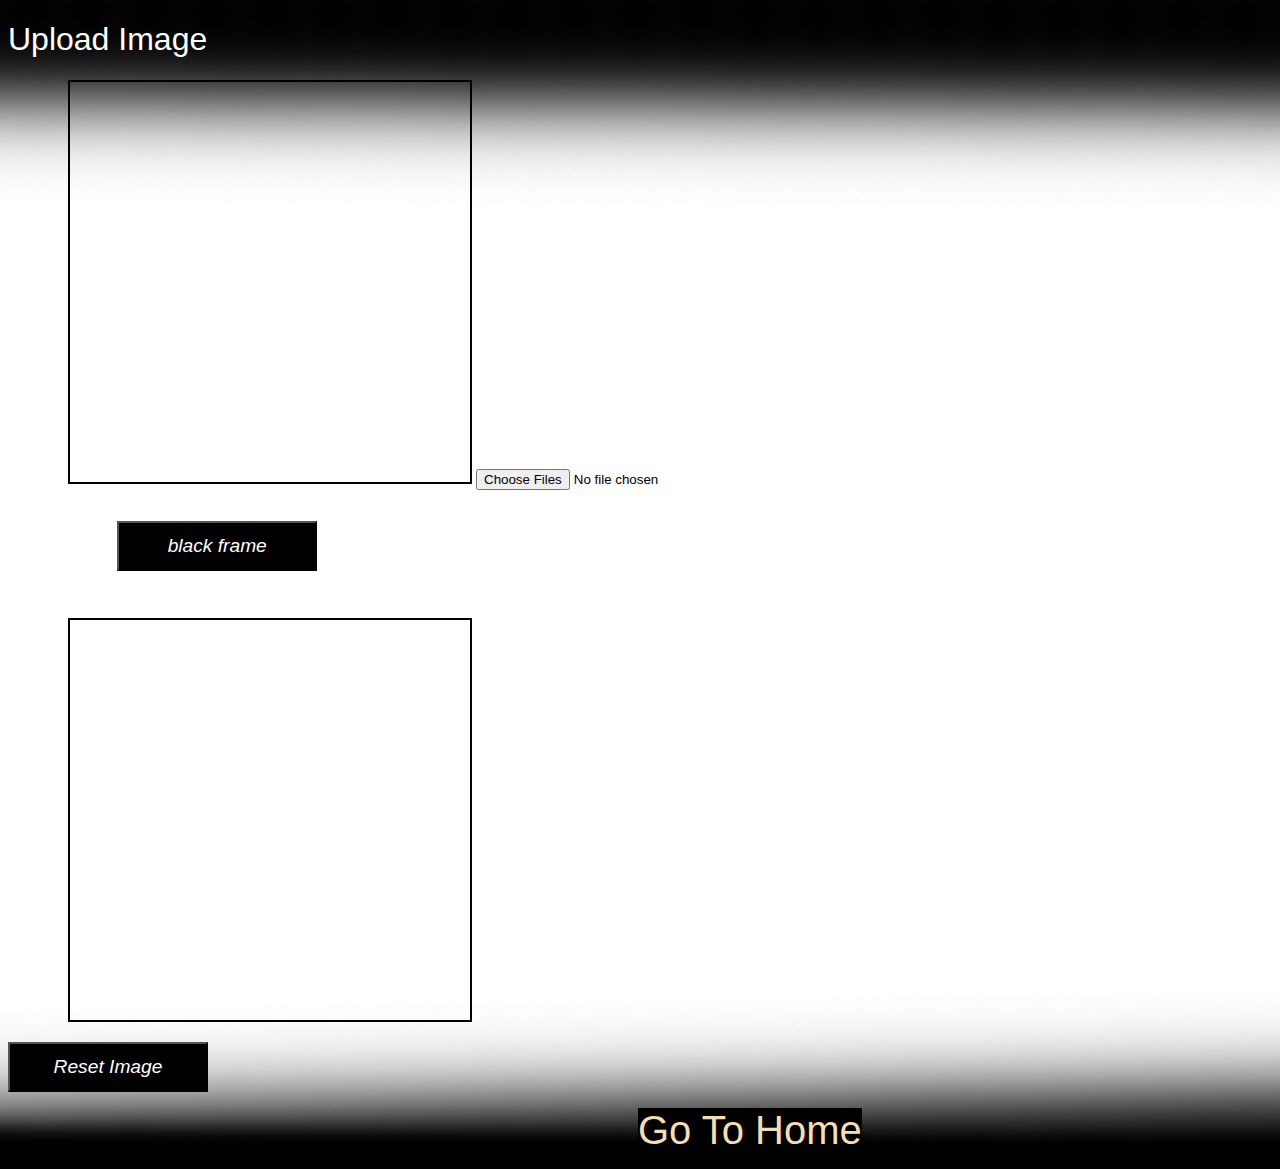
<file: blackFrame.html>
<!DOCTYPE html>
<html lang="en">
<head>
    <meta charset="UTF-8">
    <meta name="viewport" content="width=device-width, initial-scale=1.0">
    <title>BlackFrame Filter</title>
    <link rel="stylesheet" href="css/blackFrame.css">
    <script src="js/blackFrame.js"></script>
    <script src="https://www.dukelearntoprogram.com/course1/common/js/image/SimpleImage.js" >
    </script>
</head>
<body>
<h1> Upload Image</h1>
<canvas id ="d1" class= "c1"></canvas>
<input type = "file" multiple="false" accept="image/*"  id="f" onchange= "upload()"><br>
<br> <pre>              <input type = "button" value = "black frame" onclick = "bframe()"  class="i"></pre><br>
<p ><canvas id = "can" class = "c1"></canvas></p>
<input type = "button" value = "Reset Image" onclick = "reset()" class="i">
<p><a href="index.html">Go To Home </a></p>

</body>
</html>
</file>
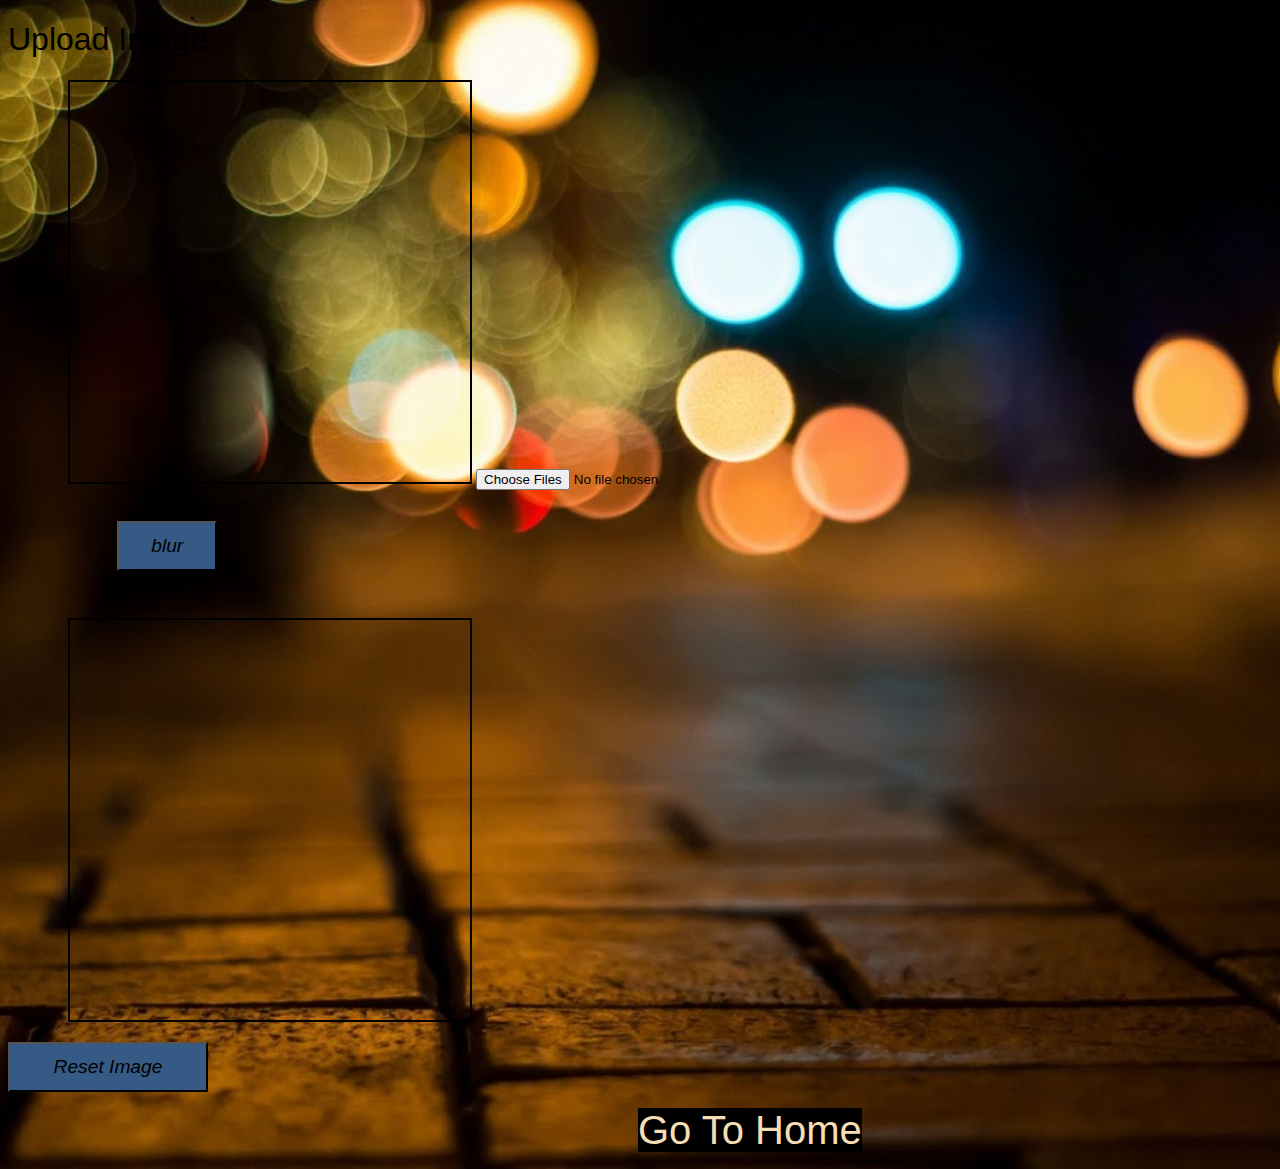
<file: blur.html>
<!DOCTYPE html>
<html lang="en">
<head>
    <meta charset="UTF-8">
    <meta name="viewport" content="width=device-width, initial-scale=1.0">
    <title>Blur Filter</title>
    <link rel="stylesheet" href="css/blur.css">
    <script src="js/blur.js"></script>
    <script src="https://www.dukelearntoprogram.com/course1/common/js/image/SimpleImage.js" >
    </script>
</head>
<body>
<h1> Upload Image</h1>
<canvas id ="d1" class= "c1"></canvas>
<input type = "file" multiple="false" accept="image/*"  id="f" onchange= "upload()"><br>
<br> <pre>              <input type = "button" value = "blur" onclick = "makeBlur()"  class="i"></pre><br>
<p ><canvas id = "can" class = "c1"></canvas></p>
<input type = "button" value = "Reset Image" onclick = "reset()" class="i" style="width: 200px;">
<p><a href="index.html">Go To Home </a></p>
</body>
</html>
</file>
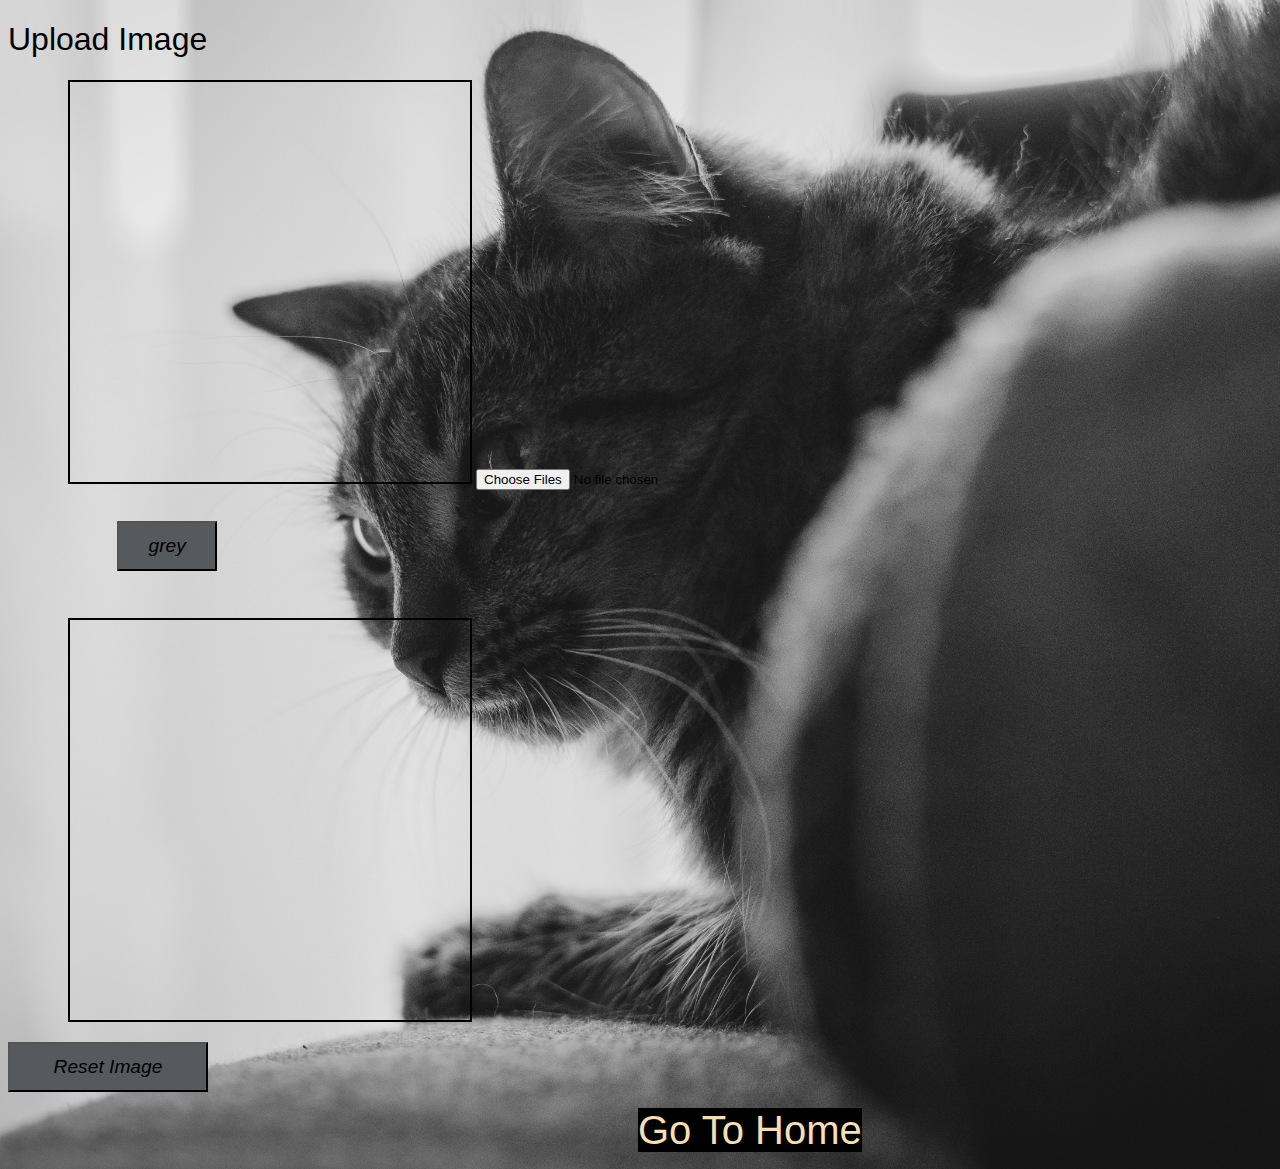
<file: grayscale.html>
<!DOCTYPE html>
<html lang="en">
<head>
    <meta charset="UTF-8">
    <meta name="viewport" content="width=device-width, initial-scale=1.0">
    <title>GrayScale Filter</title>
    <link rel="stylesheet" href="css/grayscale.css">
    <script src="js/grayscale.js"></script>
    <script src="https://www.dukelearntoprogram.com/course1/common/js/image/SimpleImage.js" >
    </script>
</head>
<body>
<h1> Upload Image</h1>
<canvas id ="d1" class= "c1"></canvas>
<input type = "file" multiple="false" accept="image/*"  id="f" onchange= "upload()"><br>
<br> <pre>              <input type = "button" value="grey" id="g1" onclick="greyScale()"  class="i"></pre><br>
<p ><canvas id = "can" class = "c1"></canvas></p>
<input type = "button" value = "Reset Image" onclick = "reset()" class="i" style="width: 200px"
>
<p><a href="index.html">Go To Home  </a></p>
</body>
</html>
</file>
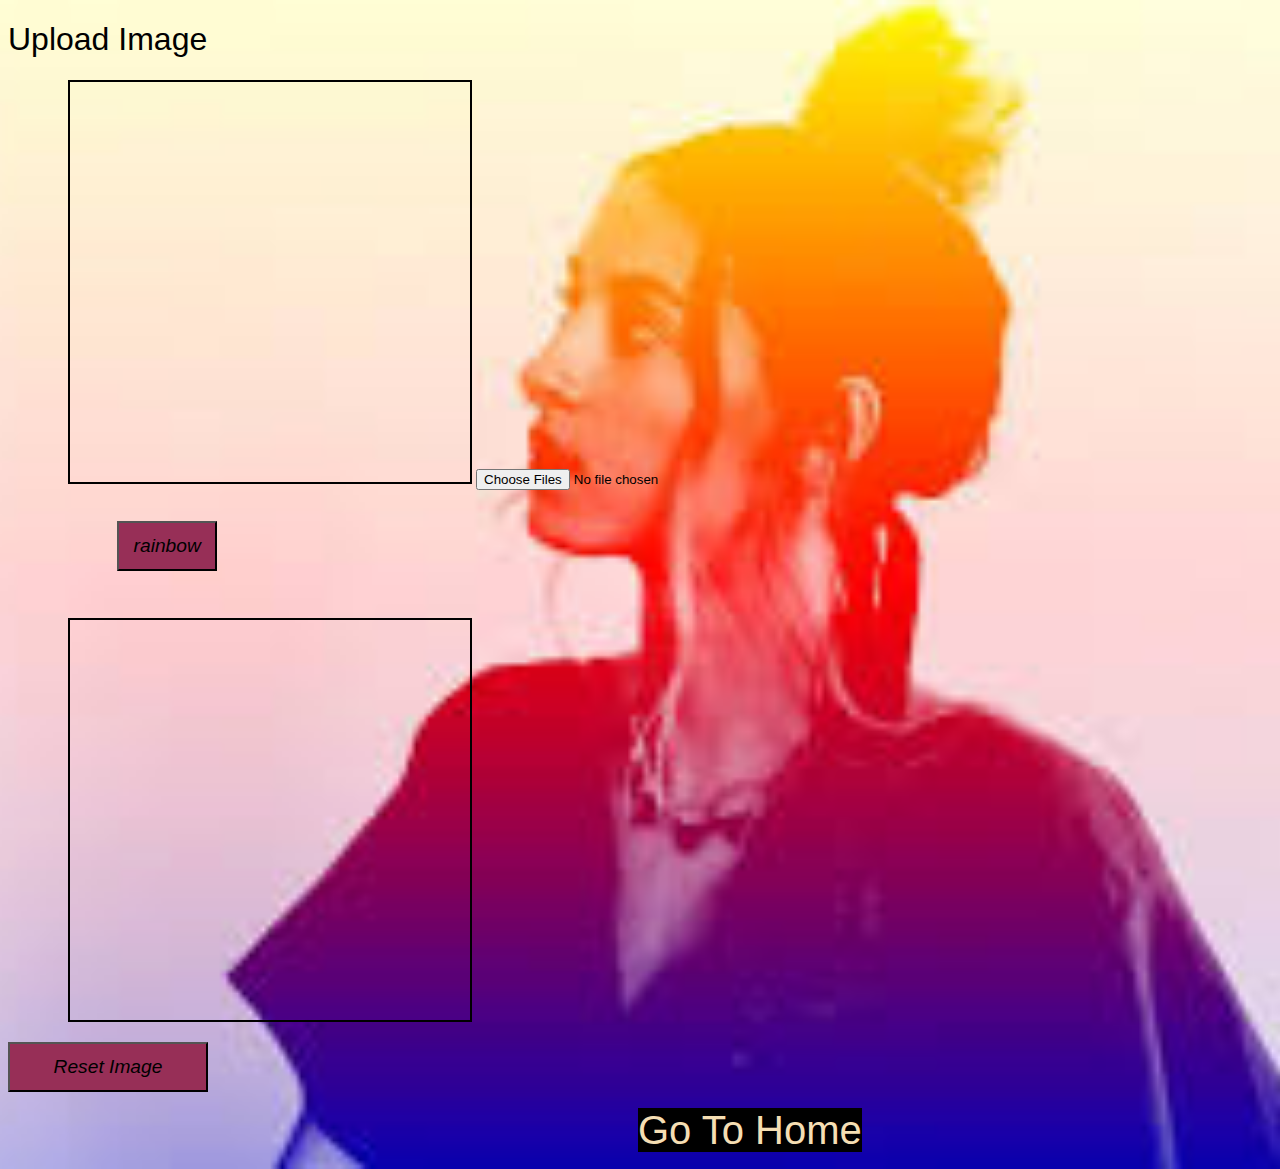
<file: rainbow.html>
<!DOCTYPE html>
<html lang="en">
<head>
    <meta charset="UTF-8">
    <meta name="viewport" content="width=device-width, initial-scale=1.0">
    <title>Rainbow Filter</title>
    <link rel="stylesheet" href="css/rainbow.css">
    <script src="js/rainbow.js"></script>
    <script src="https://www.dukelearntoprogram.com/course1/common/js/image/SimpleImage.js" >
    </script>
</head>
<body>
<h1> Upload Image</h1>
<canvas id ="d1" class= "c1"></canvas>
<input type = "file" multiple="false" accept="image/*"  id="f" onchange= "upload()"><br>
<br> <pre>              <input type = "button" value = "rainbow" onclick = "makeRainbow()"  class="i"></pre><br>
<p ><canvas id = "can" class = "c1"></canvas></p>
<input type = "button" value = "Reset Image" onclick = "reset()" class="i" style="width: 200px">
<p><a href="index.html">Go To Home </a></p>
</body>
</html>
</file>
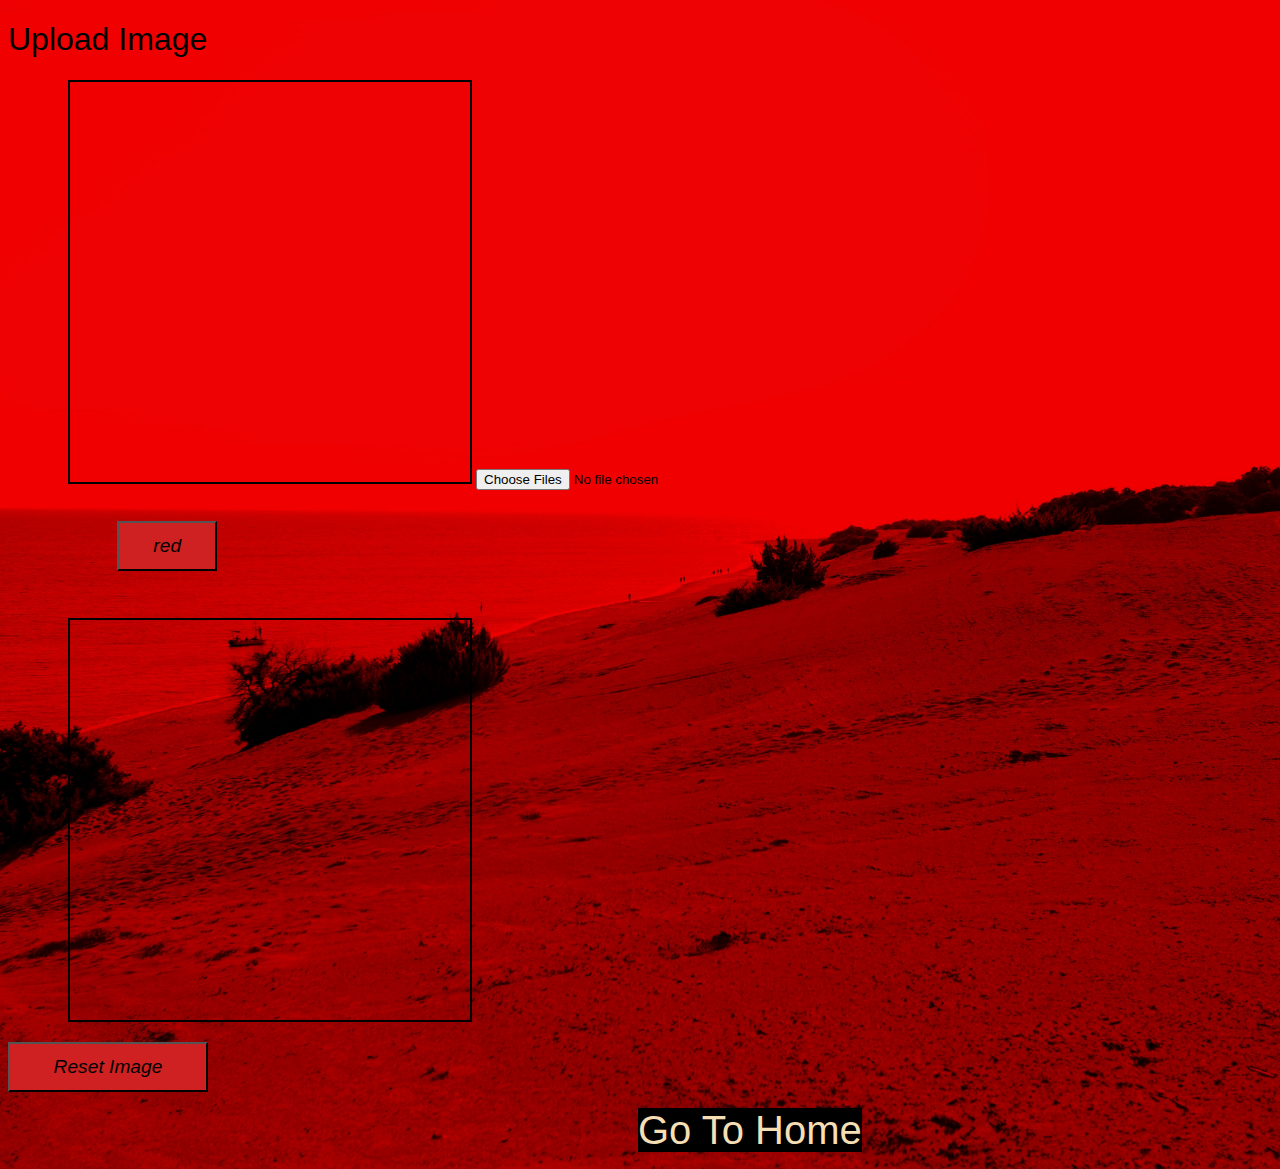
<file: red.html>
<!DOCTYPE html>
<html lang="en">
<head>
    <meta charset="UTF-8">
    <meta name="viewport" content="width=device-width, initial-scale=1.0">
    <title>Red Filter</title>
    <link rel="stylesheet" href="css/red.css">
    <script src="js/red.js"></script>
    <script src="https://www.dukelearntoprogram.com/course1/common/js/image/SimpleImage.js" >
    </script>
</head>
<body>
<h1> Upload Image</h1>
<canvas id ="d1" class= "c1"></canvas>
<input type = "file" multiple="false" accept="image/*"  id="f" onchange= "upload()"><br>
<br> <pre>              <input type = "button" value = "red" onclick = "makeRed()"  class="i"></pre><br>
<p ><canvas id = "can" class = "c1"></canvas></p>
<input type = "button" value = "Reset Image" onclick = "reset()" class="i" style="width: 200px">
<p><a href="index.html">Go To Home </a></p>
</body>
</html>
</file>
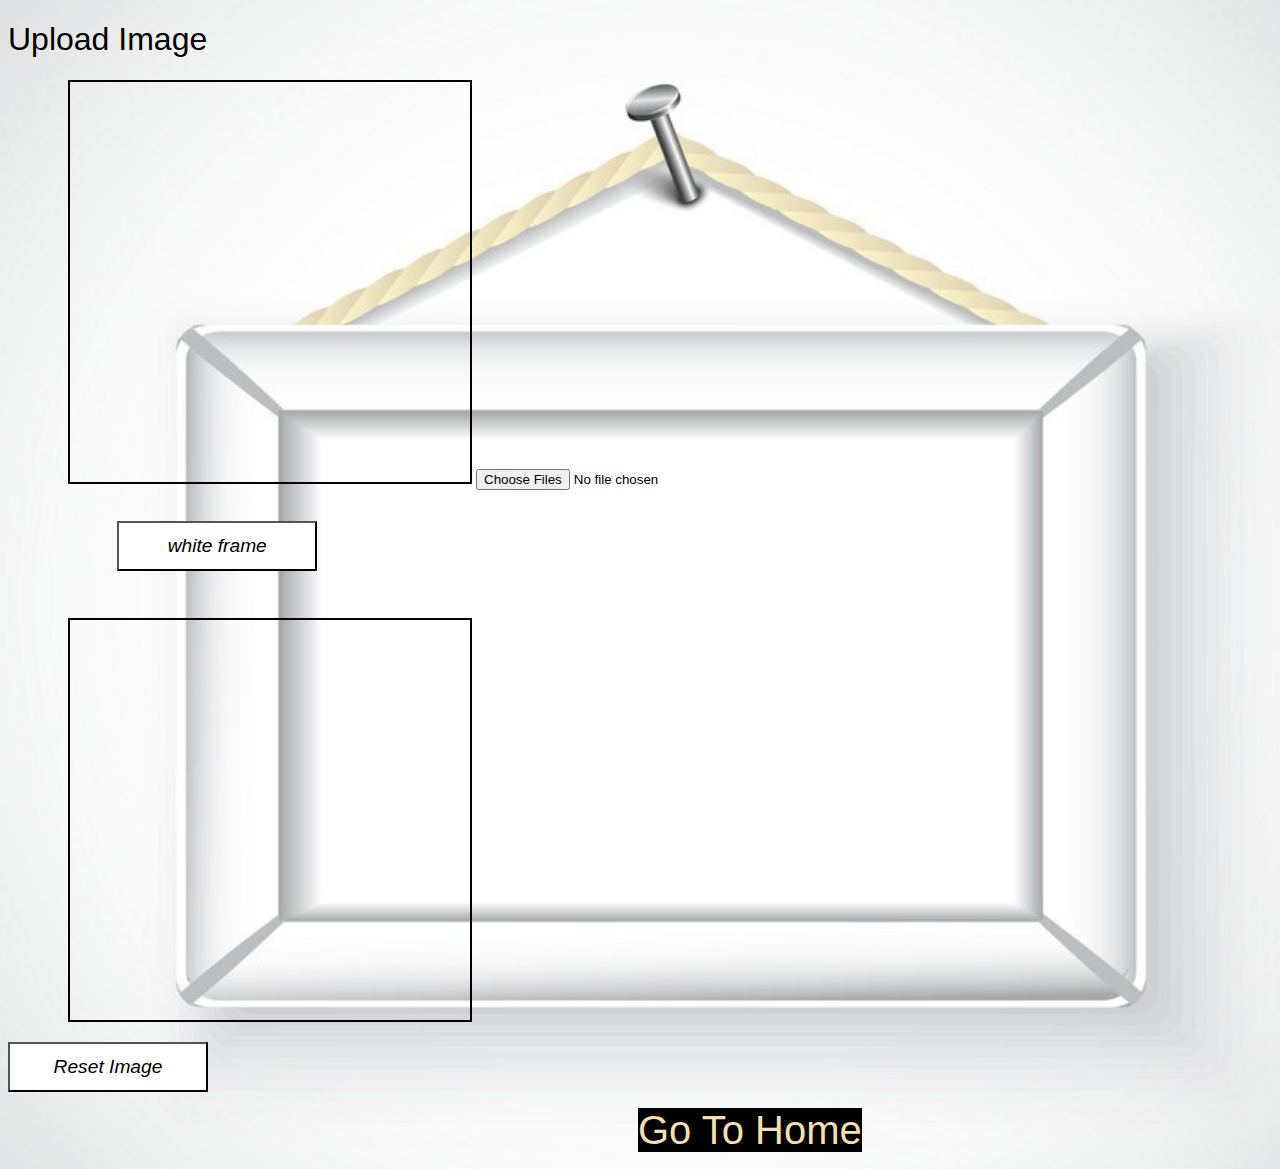
<file: whiteFrame.html>
<!DOCTYPE html>
<html lang="en">
<head>
    <meta charset="UTF-8">
    <meta name="viewport" content="width=device-width, initial-scale=1.0">
    <title>WhiteFrame Filter</title>
    <link rel="stylesheet" href="css/whiteFrame.css">
    <script src="js/whiteFrame.js"></script>
    <script src="https://www.dukelearntoprogram.com/course1/common/js/image/SimpleImage.js" >
    </script>
</head>
<body>
<h1> Upload Image</h1>
<canvas id ="d1" class= "c1"></canvas>
<input type = "file" multiple="false" accept="image/*"  id="f" onchange= "upload()"><br>
<br> <pre>              <input type = "button" value = "white frame" onclick = "wframe()"  class="i"></pre><br>
<p ><canvas id = "can" class = "c1"></canvas></p>
<input type = "button" value = "Reset Image" onclick = "reset()" class="i">
<p><a href="index.html">Go To Home </a></p>
</body>
</html>
</file>
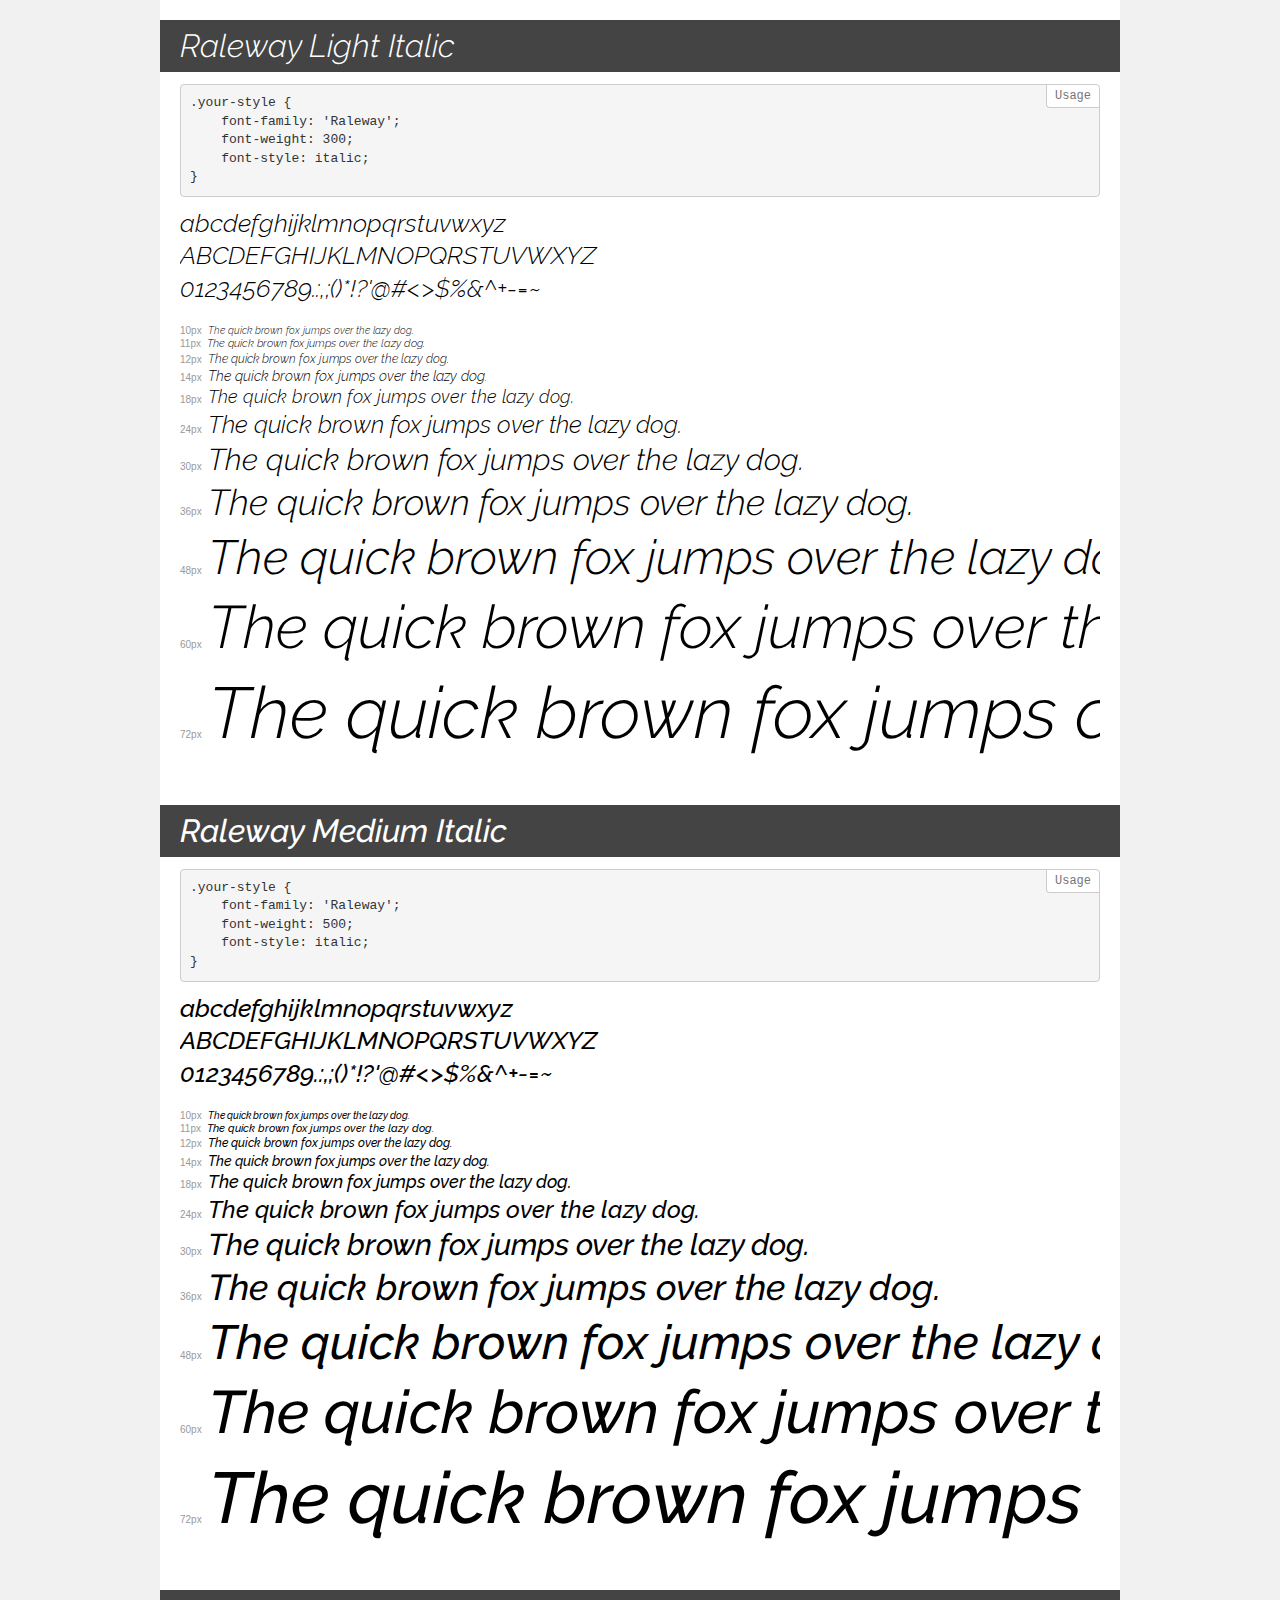
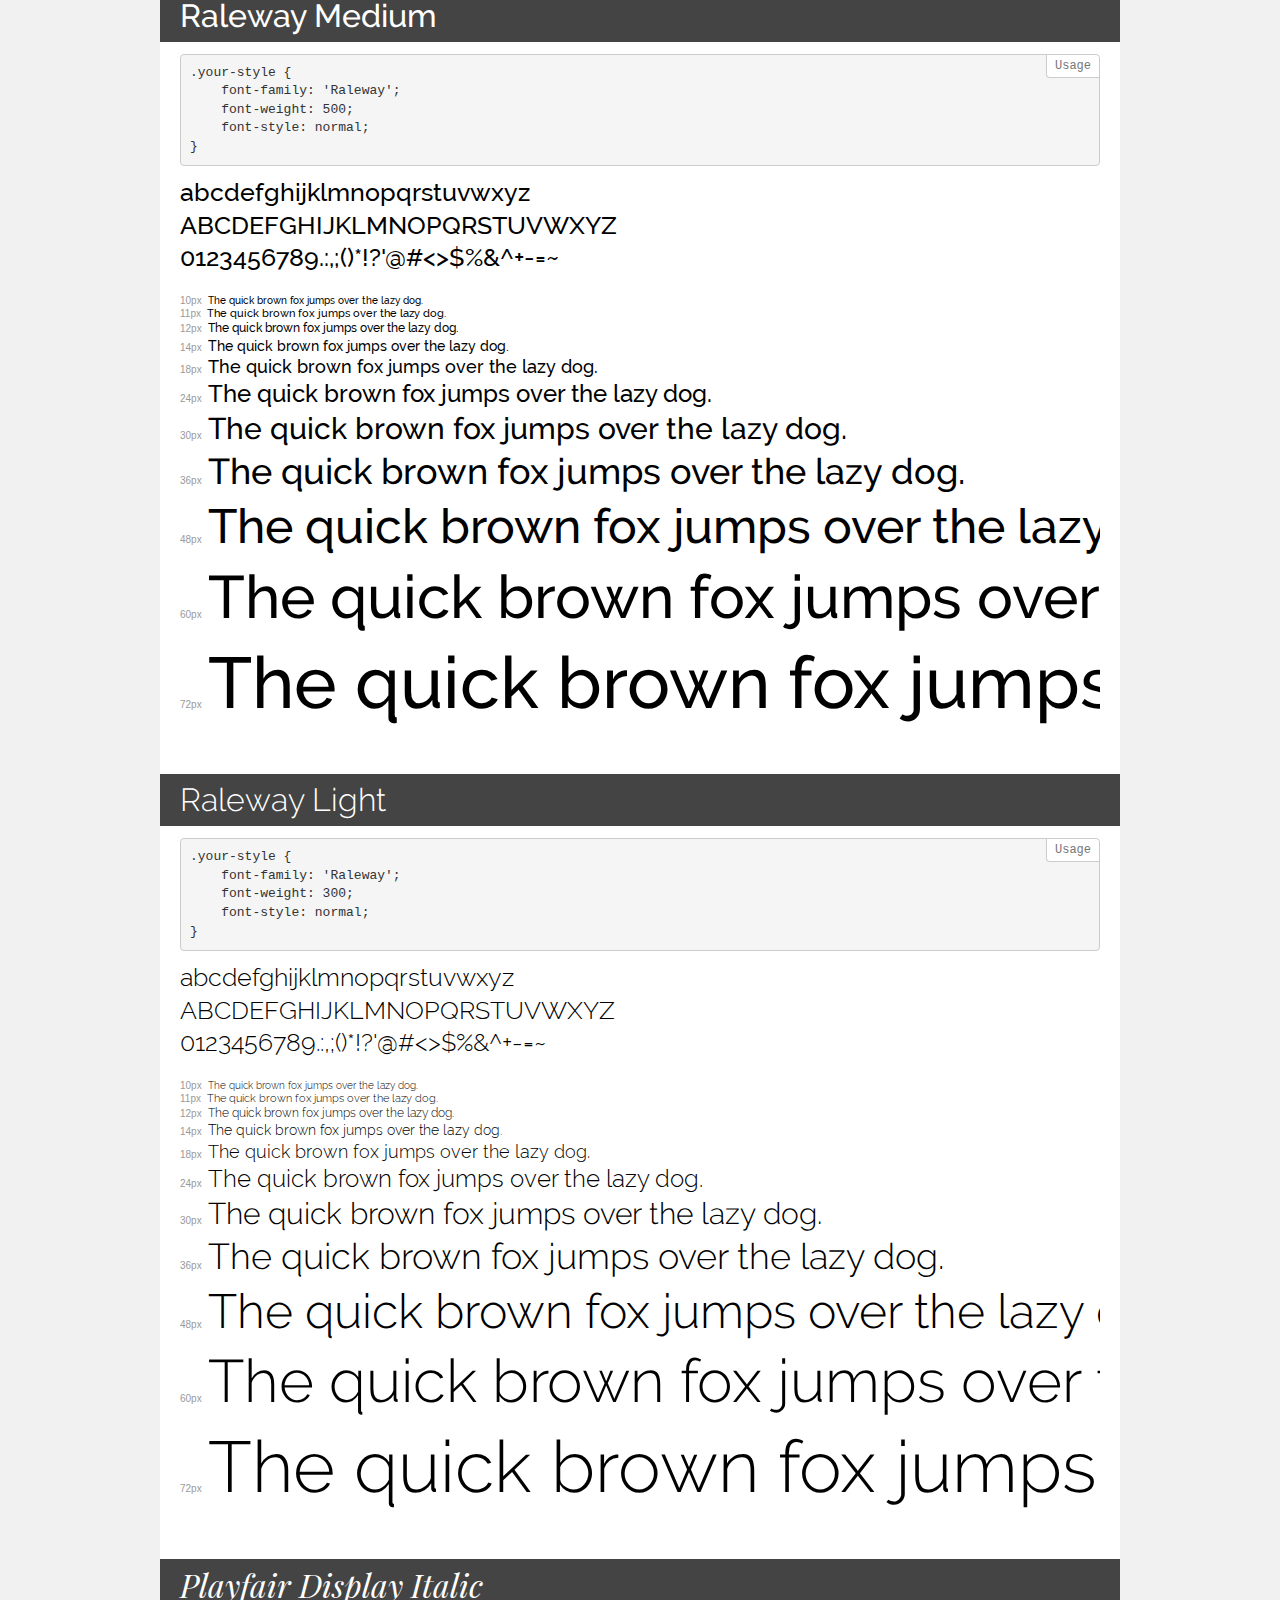
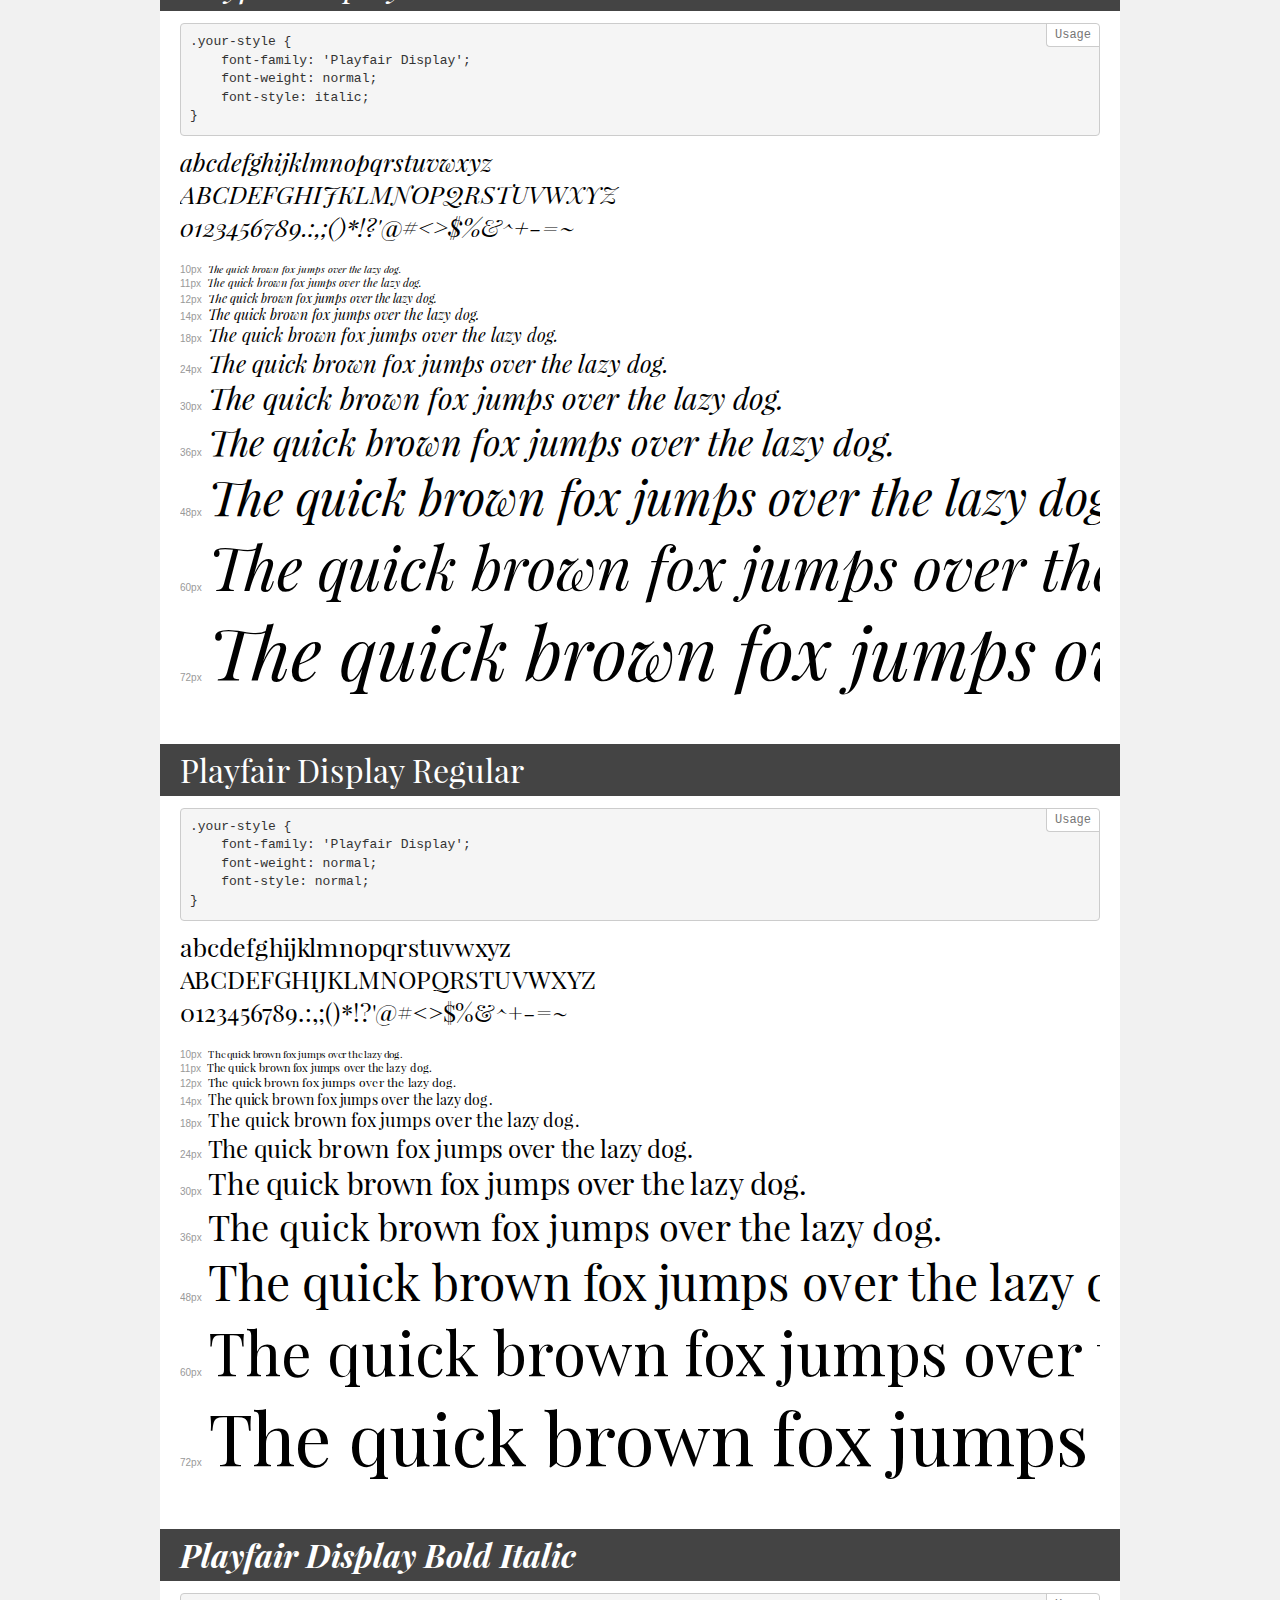
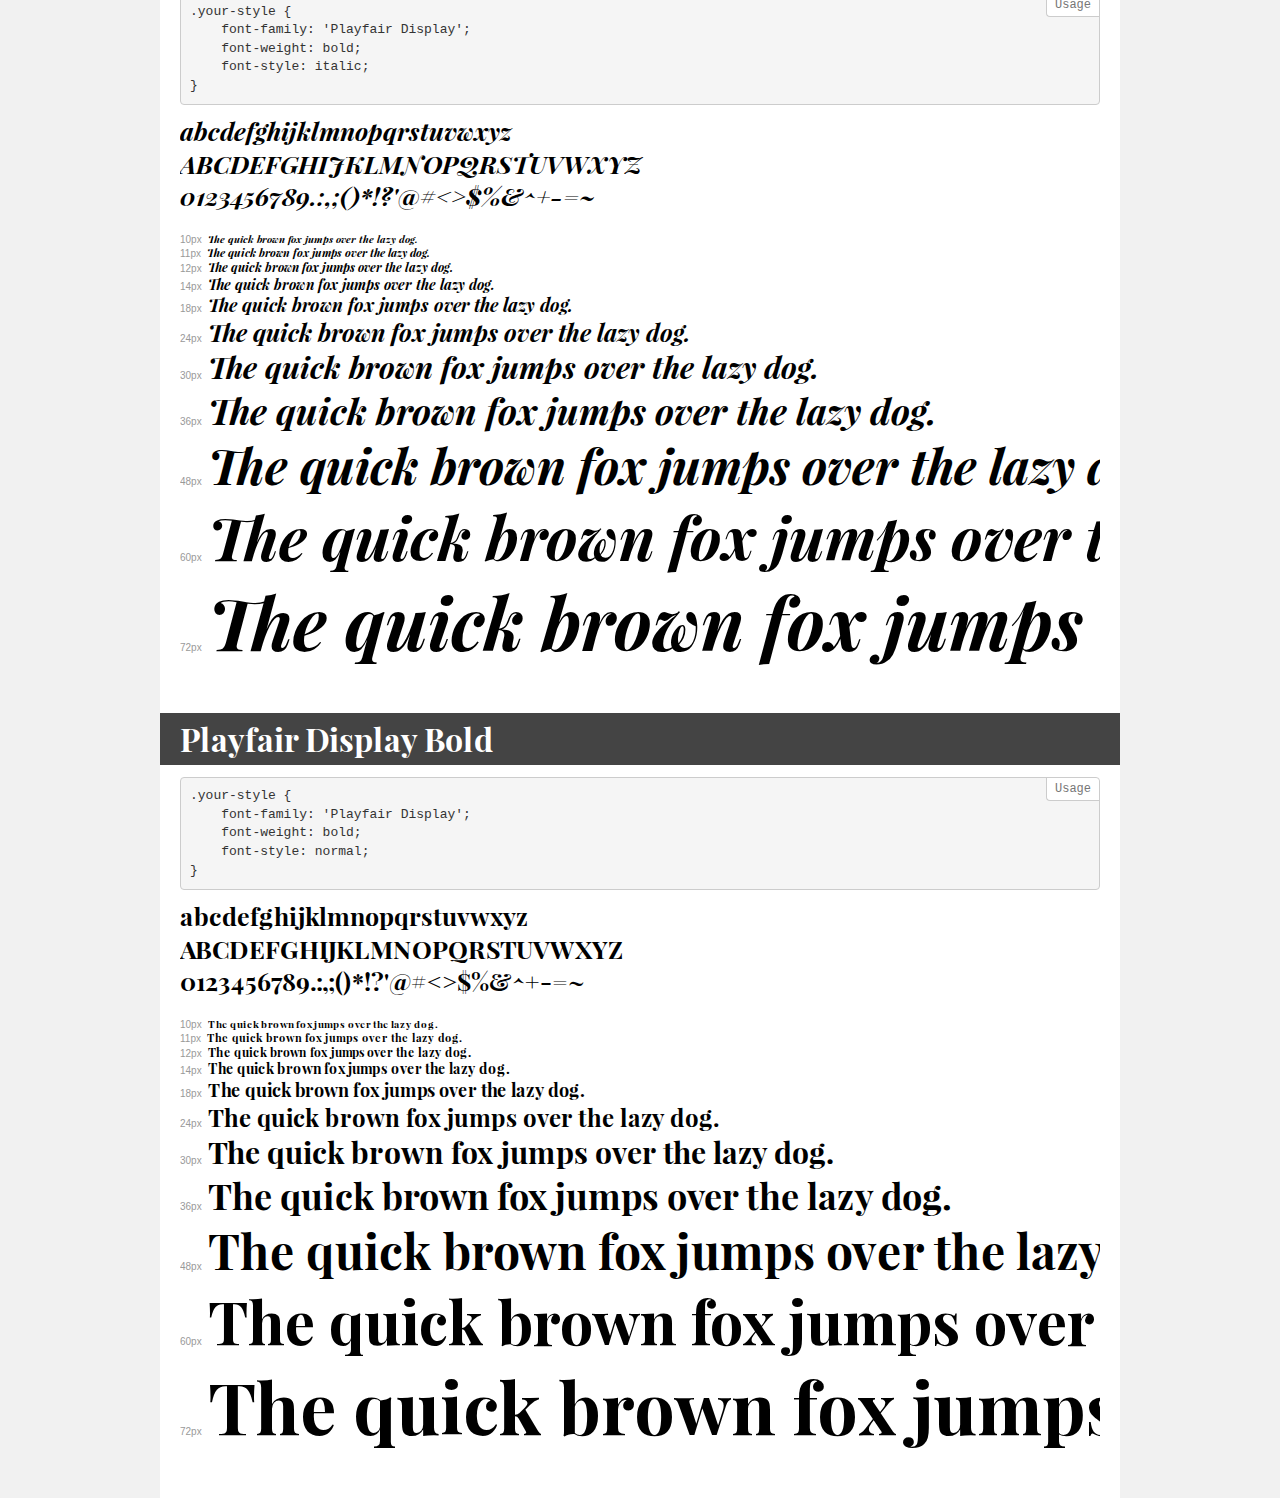
<file: fonts/demo.html>
<!DOCTYPE html>
<html>
<head>
    <meta charset="utf-8">
    <meta http-equiv="X-UA-Compatible" content="IE=edge">
    <meta name="viewport" content="width=device-width, initial-scale=1">
    <meta name="robots" content="noindex, noarchive">
    <meta name="format-detection" content="telephone=no">
    <title>Transfonter demo</title>
    <link href="stylesheet.css" rel="stylesheet">
    <style>
        /*
        http://meyerweb.com/eric/tools/css/reset/
        v2.0 | 20110126
        License: none (public domain)
        */
        html, body, div, span, applet, object, iframe,
        h1, h2, h3, h4, h5, h6, p, blockquote, pre,
        a, abbr, acronym, address, big, cite, code,
        del, dfn, em, img, ins, kbd, q, s, samp,
        small, strike, strong, sub, sup, tt, var,
        b, u, i, center,
        dl, dt, dd, ol, ul, li,
        fieldset, form, label, legend,
        table, caption, tbody, tfoot, thead, tr, th, td,
        article, aside, canvas, details, embed,
        figure, figcaption, footer, header, hgroup,
        menu, nav, output, ruby, section, summary,
        time, mark, audio, video {
            margin: 0;
            padding: 0;
            border: 0;
            font-size: 100%;
            font: inherit;
            vertical-align: baseline;
        }
        /* HTML5 display-role reset for older browsers */
        article, aside, details, figcaption, figure,
        footer, header, hgroup, menu, nav, section {
            display: block;
        }
        body {
            line-height: 1;
        }
        ol, ul {
            list-style: none;
        }
        blockquote, q {
            quotes: none;
        }
        blockquote:before, blockquote:after,
        q:before, q:after {
            content: '';
            content: none;
        }
        table {
            border-collapse: collapse;
            border-spacing: 0;
        }
        /* common styles */
        body {
            background: #f1f1f1;
            color: #000;
        }
        .page {
            background: #fff;
            width: 920px;
            margin: 0 auto;
            padding: 20px 20px 0 20px;
            overflow: hidden;
        }
        .font-container {
            overflow-x: auto;
            overflow-y: hidden;
            margin-bottom: 40px;
            line-height: 1.3;
            white-space: nowrap;
            padding-bottom: 5px;
        }
        h1 {
            position: relative;
            background: #444;
            font-size: 32px;
            color: #fff;
            padding: 10px 20px;
            margin: 0 -20px 12px -20px;
        }
        .letters {
            font-size: 25px;
            margin-bottom: 20px;
        }
        .s10:before {
            content: '10px';
        }
        .s11:before {
            content: '11px';
        }
        .s12:before {
            content: '12px';
        }
        .s14:before {
            content: '14px';
        }
        .s18:before {
            content: '18px';
        }
        .s24:before {
            content: '24px';
        }
        .s30:before {
            content: '30px';
        }
        .s36:before {
            content: '36px';
        }
        .s48:before {
            content: '48px';
        }
        .s60:before {
            content: '60px';
        }
        .s72:before {
            content: '72px';
        }
        .s10:before, .s11:before, .s12:before, .s14:before,
        .s18:before, .s24:before, .s30:before, .s36:before,
        .s48:before, .s60:before, .s72:before {
            font-family: Arial, sans-serif;
            font-size: 10px;
            font-weight: normal;
            font-style: normal;
            color: #999;
            padding-right: 6px;
        }
        pre {
            display: block;
            position: relative;
            padding: 9px;
            margin: 0 0 10px;
            font-family: Monaco, Menlo, Consolas, "Courier New", monospace !important;
            font-size: 13px;
            line-height: 1.428571429;
            color: #333;
            font-weight: normal !important;
            font-style: normal !important;
            background-color: #f5f5f5;
            border: 1px solid #ccc;
            overflow-x: auto;
            border-radius: 4px;
        }
        pre:after {
            display: block;
            position: absolute;
            right: 0;
            top: 0;
            content: 'Usage';
            line-height: 1;
            padding: 5px 8px;
            font-size: 12px;
            color: #767676;
            background-color: #fff;
            border: 1px solid #ccc;
            border-right: none;
            border-top: none;
            border-radius: 0 4px 0 4px;
            z-index: 10;
        }
        /* responsive */
        @media (max-width: 959px) {
            .page {
                width: auto;
                margin: 0;
            }
        }
    </style>
</head>
<body>
<div class="page">
    <div class="demo" style="font-family: 'Raleway'; font-weight: 300; font-style: italic;">
        <h1>Raleway Light Italic</h1>
        <pre>.your-style {
    font-family: 'Raleway';
    font-weight: 300;
    font-style: italic;
}</pre>
        <div class="font-container">
            <p class="letters">
                abcdefghijklmnopqrstuvwxyz<br>
ABCDEFGHIJKLMNOPQRSTUVWXYZ<br>
                0123456789.:,;()*!?'@#<>$%&^+-=~
            </p>
            <p class="s10" style="font-size: 10px;">The quick brown fox jumps over the lazy dog.</p>
            <p class="s11" style="font-size: 11px;">The quick brown fox jumps over the lazy dog.</p>
            <p class="s12" style="font-size: 12px;">The quick brown fox jumps over the lazy dog.</p>
            <p class="s14" style="font-size: 14px;">The quick brown fox jumps over the lazy dog.</p>
            <p class="s18" style="font-size: 18px;">The quick brown fox jumps over the lazy dog.</p>
            <p class="s24" style="font-size: 24px;">The quick brown fox jumps over the lazy dog.</p>
            <p class="s30" style="font-size: 30px;">The quick brown fox jumps over the lazy dog.</p>
            <p class="s36" style="font-size: 36px;">The quick brown fox jumps over the lazy dog.</p>
            <p class="s48" style="font-size: 48px;">The quick brown fox jumps over the lazy dog.</p>
            <p class="s60" style="font-size: 60px;">The quick brown fox jumps over the lazy dog.</p>
            <p class="s72" style="font-size: 72px;">The quick brown fox jumps over the lazy dog.</p>
        </div>
    </div>
    <div class="demo" style="font-family: 'Raleway'; font-weight: 500; font-style: italic;">
        <h1>Raleway Medium Italic</h1>
        <pre>.your-style {
    font-family: 'Raleway';
    font-weight: 500;
    font-style: italic;
}</pre>
        <div class="font-container">
            <p class="letters">
                abcdefghijklmnopqrstuvwxyz<br>
ABCDEFGHIJKLMNOPQRSTUVWXYZ<br>
                0123456789.:,;()*!?'@#<>$%&^+-=~
            </p>
            <p class="s10" style="font-size: 10px;">The quick brown fox jumps over the lazy dog.</p>
            <p class="s11" style="font-size: 11px;">The quick brown fox jumps over the lazy dog.</p>
            <p class="s12" style="font-size: 12px;">The quick brown fox jumps over the lazy dog.</p>
            <p class="s14" style="font-size: 14px;">The quick brown fox jumps over the lazy dog.</p>
            <p class="s18" style="font-size: 18px;">The quick brown fox jumps over the lazy dog.</p>
            <p class="s24" style="font-size: 24px;">The quick brown fox jumps over the lazy dog.</p>
            <p class="s30" style="font-size: 30px;">The quick brown fox jumps over the lazy dog.</p>
            <p class="s36" style="font-size: 36px;">The quick brown fox jumps over the lazy dog.</p>
            <p class="s48" style="font-size: 48px;">The quick brown fox jumps over the lazy dog.</p>
            <p class="s60" style="font-size: 60px;">The quick brown fox jumps over the lazy dog.</p>
            <p class="s72" style="font-size: 72px;">The quick brown fox jumps over the lazy dog.</p>
        </div>
    </div>
    <div class="demo" style="font-family: 'Raleway'; font-weight: 500; font-style: normal;">
        <h1>Raleway Medium</h1>
        <pre>.your-style {
    font-family: 'Raleway';
    font-weight: 500;
    font-style: normal;
}</pre>
        <div class="font-container">
            <p class="letters">
                abcdefghijklmnopqrstuvwxyz<br>
ABCDEFGHIJKLMNOPQRSTUVWXYZ<br>
                0123456789.:,;()*!?'@#<>$%&^+-=~
            </p>
            <p class="s10" style="font-size: 10px;">The quick brown fox jumps over the lazy dog.</p>
            <p class="s11" style="font-size: 11px;">The quick brown fox jumps over the lazy dog.</p>
            <p class="s12" style="font-size: 12px;">The quick brown fox jumps over the lazy dog.</p>
            <p class="s14" style="font-size: 14px;">The quick brown fox jumps over the lazy dog.</p>
            <p class="s18" style="font-size: 18px;">The quick brown fox jumps over the lazy dog.</p>
            <p class="s24" style="font-size: 24px;">The quick brown fox jumps over the lazy dog.</p>
            <p class="s30" style="font-size: 30px;">The quick brown fox jumps over the lazy dog.</p>
            <p class="s36" style="font-size: 36px;">The quick brown fox jumps over the lazy dog.</p>
            <p class="s48" style="font-size: 48px;">The quick brown fox jumps over the lazy dog.</p>
            <p class="s60" style="font-size: 60px;">The quick brown fox jumps over the lazy dog.</p>
            <p class="s72" style="font-size: 72px;">The quick brown fox jumps over the lazy dog.</p>
        </div>
    </div>
    <div class="demo" style="font-family: 'Raleway'; font-weight: 300; font-style: normal;">
        <h1>Raleway Light</h1>
        <pre>.your-style {
    font-family: 'Raleway';
    font-weight: 300;
    font-style: normal;
}</pre>
        <div class="font-container">
            <p class="letters">
                abcdefghijklmnopqrstuvwxyz<br>
ABCDEFGHIJKLMNOPQRSTUVWXYZ<br>
                0123456789.:,;()*!?'@#<>$%&^+-=~
            </p>
            <p class="s10" style="font-size: 10px;">The quick brown fox jumps over the lazy dog.</p>
            <p class="s11" style="font-size: 11px;">The quick brown fox jumps over the lazy dog.</p>
            <p class="s12" style="font-size: 12px;">The quick brown fox jumps over the lazy dog.</p>
            <p class="s14" style="font-size: 14px;">The quick brown fox jumps over the lazy dog.</p>
            <p class="s18" style="font-size: 18px;">The quick brown fox jumps over the lazy dog.</p>
            <p class="s24" style="font-size: 24px;">The quick brown fox jumps over the lazy dog.</p>
            <p class="s30" style="font-size: 30px;">The quick brown fox jumps over the lazy dog.</p>
            <p class="s36" style="font-size: 36px;">The quick brown fox jumps over the lazy dog.</p>
            <p class="s48" style="font-size: 48px;">The quick brown fox jumps over the lazy dog.</p>
            <p class="s60" style="font-size: 60px;">The quick brown fox jumps over the lazy dog.</p>
            <p class="s72" style="font-size: 72px;">The quick brown fox jumps over the lazy dog.</p>
        </div>
    </div>
    <div class="demo" style="font-family: 'Playfair Display'; font-weight: normal; font-style: italic;">
        <h1>Playfair Display Italic</h1>
        <pre>.your-style {
    font-family: 'Playfair Display';
    font-weight: normal;
    font-style: italic;
}</pre>
        <div class="font-container">
            <p class="letters">
                abcdefghijklmnopqrstuvwxyz<br>
ABCDEFGHIJKLMNOPQRSTUVWXYZ<br>
                0123456789.:,;()*!?'@#<>$%&^+-=~
            </p>
            <p class="s10" style="font-size: 10px;">The quick brown fox jumps over the lazy dog.</p>
            <p class="s11" style="font-size: 11px;">The quick brown fox jumps over the lazy dog.</p>
            <p class="s12" style="font-size: 12px;">The quick brown fox jumps over the lazy dog.</p>
            <p class="s14" style="font-size: 14px;">The quick brown fox jumps over the lazy dog.</p>
            <p class="s18" style="font-size: 18px;">The quick brown fox jumps over the lazy dog.</p>
            <p class="s24" style="font-size: 24px;">The quick brown fox jumps over the lazy dog.</p>
            <p class="s30" style="font-size: 30px;">The quick brown fox jumps over the lazy dog.</p>
            <p class="s36" style="font-size: 36px;">The quick brown fox jumps over the lazy dog.</p>
            <p class="s48" style="font-size: 48px;">The quick brown fox jumps over the lazy dog.</p>
            <p class="s60" style="font-size: 60px;">The quick brown fox jumps over the lazy dog.</p>
            <p class="s72" style="font-size: 72px;">The quick brown fox jumps over the lazy dog.</p>
        </div>
    </div>
    <div class="demo" style="font-family: 'Playfair Display'; font-weight: normal; font-style: normal;">
        <h1>Playfair Display Regular</h1>
        <pre>.your-style {
    font-family: 'Playfair Display';
    font-weight: normal;
    font-style: normal;
}</pre>
        <div class="font-container">
            <p class="letters">
                abcdefghijklmnopqrstuvwxyz<br>
ABCDEFGHIJKLMNOPQRSTUVWXYZ<br>
                0123456789.:,;()*!?'@#<>$%&^+-=~
            </p>
            <p class="s10" style="font-size: 10px;">The quick brown fox jumps over the lazy dog.</p>
            <p class="s11" style="font-size: 11px;">The quick brown fox jumps over the lazy dog.</p>
            <p class="s12" style="font-size: 12px;">The quick brown fox jumps over the lazy dog.</p>
            <p class="s14" style="font-size: 14px;">The quick brown fox jumps over the lazy dog.</p>
            <p class="s18" style="font-size: 18px;">The quick brown fox jumps over the lazy dog.</p>
            <p class="s24" style="font-size: 24px;">The quick brown fox jumps over the lazy dog.</p>
            <p class="s30" style="font-size: 30px;">The quick brown fox jumps over the lazy dog.</p>
            <p class="s36" style="font-size: 36px;">The quick brown fox jumps over the lazy dog.</p>
            <p class="s48" style="font-size: 48px;">The quick brown fox jumps over the lazy dog.</p>
            <p class="s60" style="font-size: 60px;">The quick brown fox jumps over the lazy dog.</p>
            <p class="s72" style="font-size: 72px;">The quick brown fox jumps over the lazy dog.</p>
        </div>
    </div>
    <div class="demo" style="font-family: 'Playfair Display'; font-weight: bold; font-style: italic;">
        <h1>Playfair Display Bold Italic</h1>
        <pre>.your-style {
    font-family: 'Playfair Display';
    font-weight: bold;
    font-style: italic;
}</pre>
        <div class="font-container">
            <p class="letters">
                abcdefghijklmnopqrstuvwxyz<br>
ABCDEFGHIJKLMNOPQRSTUVWXYZ<br>
                0123456789.:,;()*!?'@#<>$%&^+-=~
            </p>
            <p class="s10" style="font-size: 10px;">The quick brown fox jumps over the lazy dog.</p>
            <p class="s11" style="font-size: 11px;">The quick brown fox jumps over the lazy dog.</p>
            <p class="s12" style="font-size: 12px;">The quick brown fox jumps over the lazy dog.</p>
            <p class="s14" style="font-size: 14px;">The quick brown fox jumps over the lazy dog.</p>
            <p class="s18" style="font-size: 18px;">The quick brown fox jumps over the lazy dog.</p>
            <p class="s24" style="font-size: 24px;">The quick brown fox jumps over the lazy dog.</p>
            <p class="s30" style="font-size: 30px;">The quick brown fox jumps over the lazy dog.</p>
            <p class="s36" style="font-size: 36px;">The quick brown fox jumps over the lazy dog.</p>
            <p class="s48" style="font-size: 48px;">The quick brown fox jumps over the lazy dog.</p>
            <p class="s60" style="font-size: 60px;">The quick brown fox jumps over the lazy dog.</p>
            <p class="s72" style="font-size: 72px;">The quick brown fox jumps over the lazy dog.</p>
        </div>
    </div>
    <div class="demo" style="font-family: 'Playfair Display'; font-weight: bold; font-style: normal;">
        <h1>Playfair Display Bold</h1>
        <pre>.your-style {
    font-family: 'Playfair Display';
    font-weight: bold;
    font-style: normal;
}</pre>
        <div class="font-container">
            <p class="letters">
                abcdefghijklmnopqrstuvwxyz<br>
ABCDEFGHIJKLMNOPQRSTUVWXYZ<br>
                0123456789.:,;()*!?'@#<>$%&^+-=~
            </p>
            <p class="s10" style="font-size: 10px;">The quick brown fox jumps over the lazy dog.</p>
            <p class="s11" style="font-size: 11px;">The quick brown fox jumps over the lazy dog.</p>
            <p class="s12" style="font-size: 12px;">The quick brown fox jumps over the lazy dog.</p>
            <p class="s14" style="font-size: 14px;">The quick brown fox jumps over the lazy dog.</p>
            <p class="s18" style="font-size: 18px;">The quick brown fox jumps over the lazy dog.</p>
            <p class="s24" style="font-size: 24px;">The quick brown fox jumps over the lazy dog.</p>
            <p class="s30" style="font-size: 30px;">The quick brown fox jumps over the lazy dog.</p>
            <p class="s36" style="font-size: 36px;">The quick brown fox jumps over the lazy dog.</p>
            <p class="s48" style="font-size: 48px;">The quick brown fox jumps over the lazy dog.</p>
            <p class="s60" style="font-size: 60px;">The quick brown fox jumps over the lazy dog.</p>
            <p class="s72" style="font-size: 72px;">The quick brown fox jumps over the lazy dog.</p>
        </div>
    </div>
</div>
</body>
</html>
</file>
<file: css/blackFrame.css>
body{
    background-image: url(../images/blackFrame.png);
    background-repeat: no-repeat;
    background-size: cover;
    height: 100%;
    background-position: center;
}
.c1{
    height: 400px;
    width: 400px;
    border: 2px solid #c3c3c3;
    border-color: black;
    margin-left: 60px;
    /* align: centre; */
}
.i{
    height: 50px;
    width: 200px;
    font-style: oblique;
    font-size: larger;
    background-color: rgb(0, 0, 0);
    color: white;
}
h1{
    font-family: Impact, Haettenschweiler, 'Arial Narrow Bold', sans-serif;
    font-weight: 400;
    color: white;
}
a{
    font-size: 40px;
    font-family: sans-serif;
    background-color: black;
    color: wheat;
    text-decoration: none;
    margin-left: 630px;
}
</file>
<file: css/blur.css>
body{
    background-image: url(../images/blur.jpg);
    background-repeat: no-repeat;
    background-size: cover;
    height: 100%;
    background-position: center;
}
.c1{
    height: 400px;
    width: 400px;
    border: 2px solid #c3c3c3;
    border-color: black;
    margin-left: 60px;
    /* align: centre; */
}
.i{
    height: 50px;
    width: 100px;
    font-style: oblique;
    font-size: larger;
    background-color: rgb(52, 90, 133);
}
h1{
    font-family: Impact, Haettenschweiler, 'Arial Narrow Bold', sans-serif;
    font-weight: 400;
}
a{
    font-size: 40px;
    font-family: sans-serif;
    background-color: black;
    color: wheat;
    text-decoration: none;
    margin-left: 630px;
}
</file>
<file: css/grayscale.css>
body{
    background-image: url(../images/grayscale.jpg);
    background-repeat: no-repeat;
    background-size: cover;
    height: 100%;
    background-position: center;

}
.c1{
    height: 400px;
    width: 400px;
    border: 2px solid #c3c3c3;
    border-color: black;
    margin-left: 60px;
    /* align: centre; */
}
.i{
    height: 50px;
    width: 100px;
    font-style: oblique;
    font-size: larger;
    background-color: rgb(86, 89, 94);
}
h1{
    font-family: Impact, Haettenschweiler, 'Arial Narrow Bold', sans-serif;
    font-weight: 400;
}
a{
    font-size: 40px;
    font-family: sans-serif;
    background-color: black;
    color: wheat;
    text-decoration: none;
    margin-left: 630px;
}
</file>
<file: css/rainbow.css>
body{
    background-image: url(../images/rainbow.jpg);
    background-repeat: no-repeat;
    background-size: cover;
    height: 100%;
    background-position: center;
}
.c1{
    height: 400px;
    width: 400px;
    border: 2px solid #c3c3c3;
    border-color: black;
    margin-left: 60px;
    /* align: centre; */
}
.i{
    height: 50px;
    width: 100px;
    font-style: oblique;
    font-size: larger;
    background-color: rgb(151, 47, 87);
}
h1{
    font-family: Impact, Haettenschweiler, 'Arial Narrow Bold', sans-serif;
    font-weight: 400;
}
a{
    font-size: 40px;
    font-family: sans-serif;
    background-color: black;
    color: wheat;
    text-decoration: none;
    margin-left: 630px;
}
</file>
<file: css/red.css>
body{
    background-image: url(../images/red.jpg);
    background-repeat: no-repeat;
    background-size: cover;
    height: 100%;
    background-position: center;
}
.c1{
    height: 400px;
    width: 400px;
    border: 2px solid #c3c3c3;
    border-color: black;
    margin-left: 60px;
    /* align: centre; */
}
.i{
    height: 50px;
    width: 100px;
    font-style: oblique;
    font-size: larger;
    background-color: rgb(207, 33, 33);
}
h1{
    font-family: Impact, Haettenschweiler, 'Arial Narrow Bold', sans-serif;
    font-weight: 400;
}
a{
    font-size: 40px;
    font-family: sans-serif;
    background-color: black;
    color: wheat;
    text-decoration: none;
    margin-left: 630px;
}
</file>
<file: css/whiteFrame.css>
body{
    background-image: url(../images/whiteFrame.jpg);
    background-repeat: no-repeat;
    background-size: cover;
    height: 100%;
    background-position: center;
}
.c1{
    height: 400px;
    width: 400px;
    border: 2px solid #c3c3c3;
    border-color: black;
    margin-left: 60px;
    /* align: centre; */
}
.i{
    height: 50px;
    width: 200px;
    font-style: oblique;
    font-size: larger;
    background-color: rgb(255, 255, 255);
}
h1{
    font-family: Impact, Haettenschweiler, 'Arial Narrow Bold', sans-serif;
    font-weight: 400;
}
a{
    font-size: 40px;
    font-family: sans-serif;
    background-color: black;
    color: wheat;
    text-decoration: none;
    margin-left: 630px;
}
</file>
<file: fonts/stylesheet.css>
@font-face {
    font-family: 'Raleway';
    src: url('Raleway-LightItalic.eot');
    src: url('Raleway-LightItalic.eot?#iefix') format('embedded-opentype'),
        url('Raleway-LightItalic.woff2') format('woff2'),
        url('Raleway-LightItalic.woff') format('woff'),
        url('Raleway-LightItalic.ttf') format('truetype'),
        url('Raleway-LightItalic.svg#Raleway-LightItalic') format('svg');
    font-weight: 300;
    font-style: italic;
}

@font-face {
    font-family: 'Raleway';
    src: url('Raleway-MediumItalic.eot');
    src: url('Raleway-MediumItalic.eot?#iefix') format('embedded-opentype'),
        url('Raleway-MediumItalic.woff2') format('woff2'),
        url('Raleway-MediumItalic.woff') format('woff'),
        url('Raleway-MediumItalic.ttf') format('truetype'),
        url('Raleway-MediumItalic.svg#Raleway-MediumItalic') format('svg');
    font-weight: 500;
    font-style: italic;
}

@font-face {
    font-family: 'Raleway';
    src: url('Raleway-Medium.eot');
    src: url('Raleway-Medium.eot?#iefix') format('embedded-opentype'),
        url('Raleway-Medium.woff2') format('woff2'),
        url('Raleway-Medium.woff') format('woff'),
        url('Raleway-Medium.ttf') format('truetype'),
        url('Raleway-Medium.svg#Raleway-Medium') format('svg');
    font-weight: 500;
    font-style: normal;
}

@font-face {
    font-family: 'Raleway';
    src: url('Raleway-Light.eot');
    src: url('Raleway-Light.eot?#iefix') format('embedded-opentype'),
        url('Raleway-Light.woff2') format('woff2'),
        url('Raleway-Light.woff') format('woff'),
        url('Raleway-Light.ttf') format('truetype'),
        url('Raleway-Light.svg#Raleway-Light') format('svg');
    font-weight: 300;
    font-style: normal;
}

@font-face {
    font-family: 'Playfair Display';
    src: url('PlayfairDisplay-Italic.eot');
    src: url('PlayfairDisplay-Italic.eot?#iefix') format('embedded-opentype'),
        url('PlayfairDisplay-Italic.woff2') format('woff2'),
        url('PlayfairDisplay-Italic.woff') format('woff'),
        url('PlayfairDisplay-Italic.ttf') format('truetype'),
        url('PlayfairDisplay-Italic.svg#PlayfairDisplay-Italic') format('svg');
    font-weight: normal;
    font-style: italic;
}

@font-face {
    font-family: 'Playfair Display';
    src: url('PlayfairDisplay-Regular.eot');
    src: url('PlayfairDisplay-Regular.eot?#iefix') format('embedded-opentype'),
        url('PlayfairDisplay-Regular.woff2') format('woff2'),
        url('PlayfairDisplay-Regular.woff') format('woff'),
        url('PlayfairDisplay-Regular.ttf') format('truetype'),
        url('PlayfairDisplay-Regular.svg#PlayfairDisplay-Regular') format('svg');
    font-weight: normal;
    font-style: normal;
}

@font-face {
    font-family: 'Playfair Display';
    src: url('PlayfairDisplay-BoldItalic.eot');
    src: url('PlayfairDisplay-BoldItalic.eot?#iefix') format('embedded-opentype'),
        url('PlayfairDisplay-BoldItalic.woff2') format('woff2'),
        url('PlayfairDisplay-BoldItalic.woff') format('woff'),
        url('PlayfairDisplay-BoldItalic.ttf') format('truetype'),
        url('PlayfairDisplay-BoldItalic.svg#PlayfairDisplay-BoldItalic') format('svg');
    font-weight: bold;
    font-style: italic;
}

@font-face {
    font-family: 'Playfair Display';
    src: url('PlayfairDisplay-Bold.eot');
    src: url('PlayfairDisplay-Bold.eot?#iefix') format('embedded-opentype'),
        url('PlayfairDisplay-Bold.woff2') format('woff2'),
        url('PlayfairDisplay-Bold.woff') format('woff'),
        url('PlayfairDisplay-Bold.ttf') format('truetype'),
        url('PlayfairDisplay-Bold.svg#PlayfairDisplay-Bold') format('svg');
    font-weight: bold;
    font-style: normal;
}
</file>
